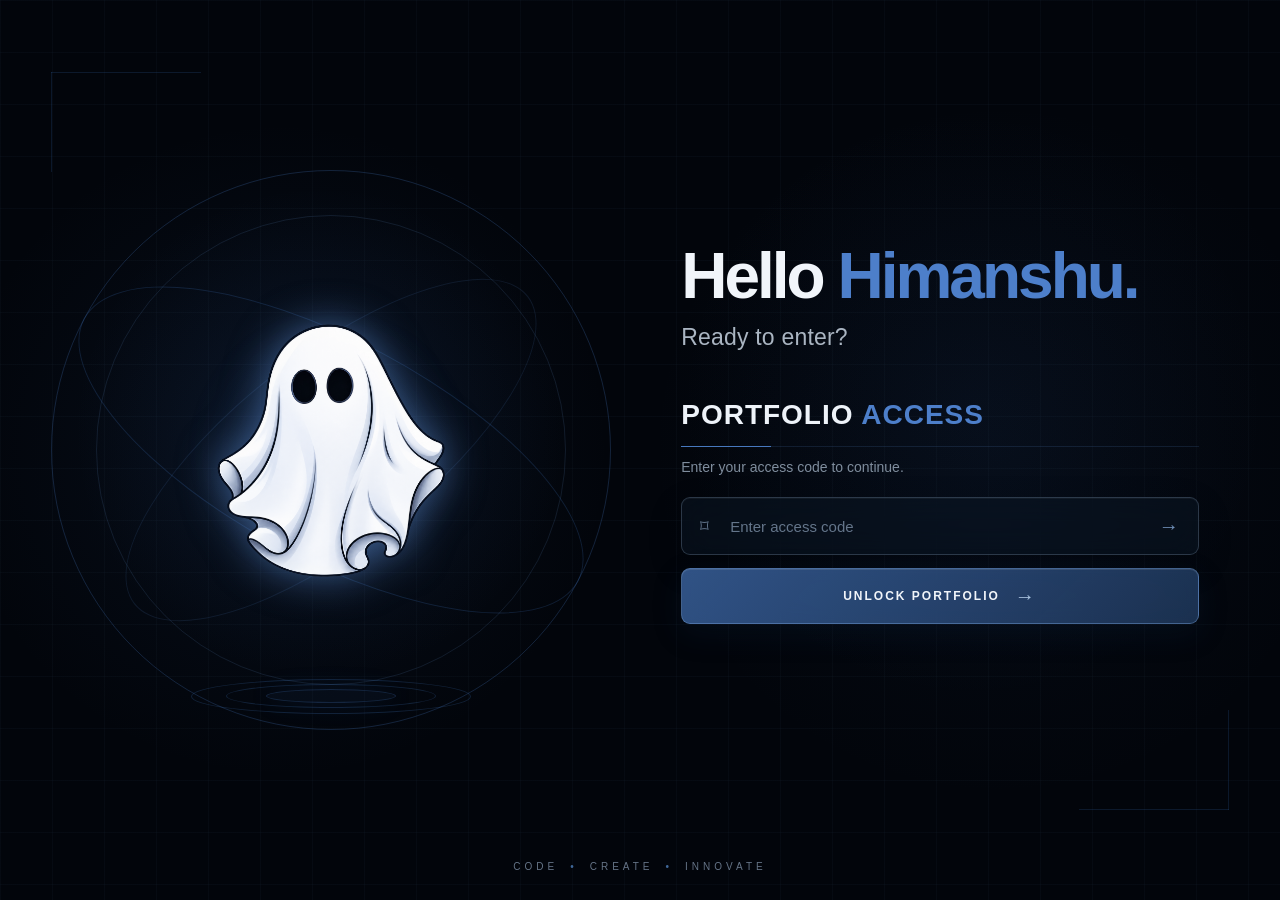
<file: index.html>
<!DOCTYPE html>
<html lang="en">
<head>
    <meta charset="UTF-8">
    <meta name="viewport" content="width=device-width, initial-scale=1.0">

    <title>Himanshu | Portfolio</title>

    <meta
        name="description"
        content="Himanshu's personal engineering portfolio."
    >

    <link rel="stylesheet" href="style.css">
</head>

<body>

    <!-- =====================================================
         ENTRY / SECURITY SCREEN
    ====================================================== -->

    <section id="entryScreen" class="entry-screen">

        <div class="entry-background" aria-hidden="true">
            <span class="circuit circuit-a"></span>
            <span class="circuit circuit-b"></span>
            <span class="circuit circuit-c"></span>
            <span class="circuit circuit-d"></span>
            <span class="grid-glow"></span>
            <span class="scan-line"></span>
        </div>

        <div class="entry-layout">

            <div class="entry-visual">
                <div class="heerix-stage" aria-label="Heerix">
                    <div class="heerix-aura"></div>
                    <div class="heerix-ring ring-one"></div>
                    <div class="heerix-ring ring-two"></div>
                    <div class="orbit orbit-one"></div>
                    <div class="orbit orbit-two"></div>

                    <div class="heerix-wrap">
                        <img
                            src="assets/heerix.png"
                            alt="Heerix"
                            class="entry-heerix"
                        >
                        <span class="eye-glow eye-glow-left" aria-hidden="true"></span>
                        <span class="eye-glow eye-glow-right" aria-hidden="true"></span>
                    </div>

                    <div class="hero-platform" aria-hidden="true">
                        <span></span>
                        <span></span>
                        <span></span>
                    </div>
                </div>
            </div>

            <div class="entry-content">
                <div class="heerix-introduction">
                    <h1>Hello <span>Himanshu.</span></h1>
                    <p>Ready to enter?</p>
                </div>

                <div class="access-area">
                    <div class="access-heading">
                        <h2>PORTFOLIO <em>ACCESS</em></h2>
                        <span class="heading-line"><i></i></span>
                        <p>Enter your access code to continue.</p>
                    </div>

                    <div class="glass-input-wrap">
                        <span class="glass-lock" aria-hidden="true">⌑</span>
                        <input
                            id="accessCode"
                            type="password"
                            inputmode="numeric"
                            autocomplete="off"
                            placeholder="Enter access code"
                            aria-label="Portfolio access code"
                        >
                        <span class="glass-arrow" aria-hidden="true">→</span>
                    </div>

                    <button id="unlockBtn" class="unlock-button" type="button">
                        <span>UNLOCK PORTFOLIO</span>
                        <b>→</b>
                    </button>

                    <div id="accessError" class="access-error" aria-live="polite"></div>
                </div>
            </div>
        </div>

        <div class="access-footer">
            <span>CODE</span>
            <i>•</i>
            <span>CREATE</span>
            <i>•</i>
            <span>INNOVATE</span>
        </div>
    </section>


<!-- =====================================================
         MAIN PORTFOLIO
    ====================================================== -->

    <div id="portfolio" class="portfolio hidden">


        <!-- =================================================
             NAVIGATION
        ================================================== -->

        <header class="navbar">

            <a href="#home" class="brand">

                <img
                    src="assets/heerix.png"
                    alt="Heerix"
                >

                <div>
                    <strong>HEERIX</strong>
                    <small>PORTFOLIO</small>
                </div>

            </a>


            <nav>

                <a
                    href="#home"
                    class="active"
                >
                    HOME
                </a>

                <a href="#about">
                    ABOUT
                </a>

                <a href="#education">
                    EDUCATION
                </a>

                <a href="#skills">
                    SKILLS
                </a>

                <a href="#projects">
                    PROJECTS
                </a>

                <a href="#certifications">
                    CERTIFICATIONS
                </a>

                <a href="#experience">
                    EXPERIENCE
                </a>

                <a href="#contact">
                    CONTACT
                </a>

            </nav>


            <a
                href="#contact"
                class="connect-button"
            >
                LET'S CONNECT
            </a>

        </header>



        <!-- =================================================
             HOME
        ================================================== -->

        <main>

            <section
                id="home"
                class="hero"
            >

                <div class="hero-background"></div>


                <!-- LEFT CONTENT -->

                <div class="hero-content">

                    <span class="hero-kicker">
                        HI, I'M
                    </span>

                    <h1>
                        HIMANSHU
                    </h1>

                    <h2>
                        Computer Science &amp;
                        Business Systems Student
                    </h2>

                    <p>
                        I'm an engineering student passionate
                        about building innovative solutions
                        through code, data and technology.
                        Exploring the intersection of software,
                        AI/ML and business to create impact.
                    </p>


                    <!-- MAIN HOME BUTTONS -->

                    <div class="home-cards">

                        <a
                            href="#about"
                            class="home-card"
                        >
                            <span class="card-number">
                                01
                            </span>

                            <span>
                                ABOUT ME
                            </span>

                            <b>
                                →
                            </b>
                        </a>


                        <a
                            href="#education"
                            class="home-card"
                        >
                            <span class="card-number">
                                02
                            </span>

                            <span>
                                EDUCATION
                            </span>

                            <b>
                                →
                            </b>
                        </a>


                        <a
                            href="#projects"
                            class="home-card"
                        >
                            <span class="card-number">
                                03
                            </span>

                            <span>
                                PROJECTS
                            </span>

                            <b>
                                →
                            </b>
                        </a>


                        <a
                            href="#certifications"
                            class="home-card"
                        >
                            <span class="card-number">
                                04
                            </span>

                            <span>
                                CERTIFICATIONS
                            </span>

                            <b>
                                →
                            </b>
                        </a>

                    </div>

                </div>



                <!-- RIGHT : PHOTO -->

                <div class="hero-visual">

                    <div class="tech-circle"></div>

                    <div class="tech-circle-small"></div>

                    <img
                        src="assets/profile.png"
                        alt="Himanshu"
                        class="profile-photo"
                    >

                </div>


                <!-- SCROLL -->

                <button
                    class="scroll-indicator"
                    onclick="scrollToSection('about')"
                >

                    <span>
                        SCROLL TO EXPLORE
                    </span>

                    <b>
                        ↓
                    </b>

                </button>

            </section>



            <!-- =================================================
                 PLACEHOLDER SECTIONS
                 We will design these later.
            ================================================== -->

            <section
                id="about"
                class="placeholder-section"
            >

                <span>01</span>

                <h2>
                    ABOUT ME
                </h2>

                <p>
                    This section will be designed next.
                </p>

            </section>



            <section
                id="education"
                class="placeholder-section"
            >

                <span>02</span>

                <h2>
                    EDUCATION
                </h2>

                <p>
                    This section will be designed later.
                </p>

            </section>



            <section
                id="skills"
                class="placeholder-section"
            >

                <span>03</span>

                <h2>
                    SKILLS
                </h2>

                <p>
                    This section will be designed later.
                </p>

            </section>



            <section
                id="projects"
                class="placeholder-section"
            >

                <span>04</span>

                <h2>
                    PROJECTS
                </h2>

                <p>
                    This section will be designed later.
                </p>

            </section>



            <section
                id="certifications"
                class="placeholder-section"
            >

                <span>05</span>

                <h2>
                    CERTIFICATIONS
                </h2>

                <p>
                    This section will be designed later.
                </p>

            </section>



            <section
                id="experience"
                class="placeholder-section"
            >

                <span>06</span>

                <h2>
                    EXPERIENCE
                </h2>

                <p>
                    This section will be designed later.
                </p>

            </section>



            <!-- =================================================
                 CONTACT
                 Appears only after scrolling down.
            ================================================== -->

            <section
                id="contact"
                class="contact-section"
            >

                <div class="contact-intro">

                    <span class="hero-kicker">
                        GET IN TOUCH
                    </span>

                    <h2>
                        CONTACT ME
                    </h2>

                    <p>
                        Have a question, want to work together,
                        or simply want to connect?
                        Send me your details and message.
                    </p>

                </div>


                <form
                    id="contactForm"
                    class="contact-form"
                >

                    <input
                        id="contactName"
                        type="text"
                        placeholder="Your Name"
                        required
                    >

                    <input
                        id="contactEmail"
                        type="email"
                        placeholder="Your Email"
                        required
                    >

                    <input
                        id="contactSubject"
                        type="text"
                        placeholder="Subject"
                        required
                    >

                    <textarea
                        id="contactMessage"
                        placeholder="Your Message"
                        required
                    ></textarea>

                    <button
                        type="submit"
                        class="send-button"
                    >
                        SEND DETAILS
                    </button>

                </form>

            </section>

        </main>



        <!-- =================================================
             FLOATING HEERIX
        ================================================== -->

        <button
            id="heerixButton"
            class="floating-heerix"
        >

            <img
                src="assets/heerix.png"
                alt="Heerix"
            >

            <div>

                <strong>
                    HEERIX
                </strong>

                <small>
                    Ask me anything
                </small>

            </div>

        </button>



        <!-- =================================================
             HEERIX CHAT
        ================================================== -->

        <div
            id="heerixChat"
            class="heerix-chat"
        >

            <div class="chat-header">

                <strong>
                    HEERIX
                </strong>

                <button id="closeChat">
                    ×
                </button>

            </div>

            <p>
                Hello Himanshu. Need help navigating,
                or are you here to test me?
            </p>

            <button class="ask-button">
                ASK HEERIX
            </button>

        </div>


    </div>


    <script src="script.js"></script>

</body>
</html>
</file>
<file: style.css>
/* =========================================================
   HEERIX PORTFOLIO
   MATTE BLACK • COBALT • COOL GREY
========================================================= */

* {
    margin: 0;
    padding: 0;
    box-sizing: border-box;
}

html {
    scroll-behavior: smooth;
}

body {
    margin: 0;
    background: #02050b;
    color: #eef3fa;
    font-family: "Segoe UI", Arial, sans-serif;
    overflow-x: hidden;
}

button,
input,
textarea {
    font: inherit;
}

button {
    cursor: pointer;
}

a {
    text-decoration: none;
    color: inherit;
}


/* =========================================================
   ENTRY SCREEN
========================================================= */

.entry-screen {
    position: fixed;
    inset: 0;
    z-index: 9999;

    width: 100%;
    min-height: 100vh;

    background:
        radial-gradient(
            circle at 22% 50%,
            rgba(48, 91, 155, 0.10),
            transparent 30%
        ),
        radial-gradient(
            circle at 78% 50%,
            rgba(48, 91, 155, 0.06),
            transparent 32%
        ),
        #02050b;

    overflow: hidden;
}


/* =========================================================
   BACKGROUND GRID
========================================================= */

.entry-background {
    position: absolute;
    inset: 0;
    z-index: 0;
    pointer-events: none;

    background:
        linear-gradient(
            rgba(91, 126, 170, 0.045) 1px,
            transparent 1px
        ),
        linear-gradient(
            90deg,
            rgba(91, 126, 170, 0.045) 1px,
            transparent 1px
        );

    background-size: 52px 52px;
}


/* subtle center glow */

.grid-glow {
    position: absolute;
    inset: 0;

    background:
        radial-gradient(
            circle at 25% 48%,
            rgba(50, 100, 175, 0.12),
            transparent 23%
        ),
        radial-gradient(
            circle at 76% 45%,
            rgba(50, 100, 175, 0.06),
            transparent 27%
        );
}


/* =========================================================
   CIRCUIT DECORATION
========================================================= */

.circuit {
    position: absolute;
    opacity: 0.22;
}

.circuit-a {
    top: 8%;
    left: 4%;
    width: 150px;
    height: 1px;
    background: #315f9f;
}

.circuit-b {
    top: 8%;
    left: 4%;
    width: 1px;
    height: 100px;
    background: #315f9f;
}

.circuit-c {
    right: 4%;
    bottom: 10%;
    width: 150px;
    height: 1px;
    background: #315f9f;
}

.circuit-d {
    right: 4%;
    bottom: 10%;
    width: 1px;
    height: 100px;
    background: #315f9f;
}

.scan-line {
    position: absolute;
    left: 0;
    right: 0;
    top: -5%;
    height: 1px;

    background:
        linear-gradient(
            90deg,
            transparent,
            rgba(70, 120, 190, 0.22),
            transparent
        );

    animation: scanLine 8s linear infinite;
}


/* =========================================================
   MAIN ENTRY LAYOUT
========================================================= */

.entry-layout {
    position: relative;
    z-index: 2;

    width: min(1400px, 92vw);
    min-height: 100vh;

    margin: 0 auto;

    display: grid;
    grid-template-columns: 0.95fr 1.05fr;

    align-items: center;
    gap: 70px;
}


/* =========================================================
   LEFT — HEERIX
========================================================= */

.entry-visual {
    display: flex;
    align-items: center;
    justify-content: center;

    min-height: 100vh;
}


/* =========================================================
   HEERIX STAGE
========================================================= */

.heerix-stage {
    position: relative;

    width: 560px;
    height: 560px;

    display: flex;
    align-items: center;
    justify-content: center;
}


/* =========================================================
   HEERIX AURA
========================================================= */

.heerix-aura {
    position: absolute;

    width: 270px;
    height: 270px;

    border-radius: 50%;

    background:
        radial-gradient(
            circle,
            rgba(63, 113, 185, 0.20),
            rgba(63, 113, 185, 0.04) 48%,
            transparent 72%
        );

    filter: blur(12px);

    animation: auraPulse 4s ease-in-out infinite;
}


/* =========================================================
   LARGE ORBIT RINGS
========================================================= */

.heerix-ring {
    position: absolute;

    border: 1px solid
        rgba(66, 112, 180, 0.28);

    border-radius: 50%;

    pointer-events: none;
}

.ring-one {
    width: 560px;
    height: 560px;

    animation:
        ringRotate 18s linear infinite;
}

.ring-two {
    width: 470px;
    height: 470px;

    border-color:
        rgba(92, 130, 185, 0.17);

    animation:
        ringRotateReverse 14s linear infinite;
}


/* =========================================================
   ORBITAL ELLIPSES
========================================================= */

.orbit {
    position: absolute;

    width: 560px;
    height: 220px;

    border:
        1px solid
        rgba(57, 105, 173, 0.25);

    border-radius: 50%;

    pointer-events: none;
}

.orbit-one {
    transform: rotate(28deg);

    animation:
        orbitSpin 16s linear infinite;
}

.orbit-two {
    width: 500px;
    height: 190px;

    transform: rotate(-38deg);

    border-color:
        rgba(76, 119, 180, 0.16);

    animation:
        orbitSpinReverse 20s linear infinite;
}


/* =========================================================
   HEERIX IMAGE
========================================================= */

.heerix-wrap {
    position: relative;

    z-index: 5;

    width: 392px;
    height: 392px;

    display: flex;
    align-items: center;
    justify-content: center;

    animation:
        heerixEntrance 1.3s
        cubic-bezier(.2,.8,.2,1)
        both,
        heerixFloat 4s
        ease-in-out
        1.4s infinite;
}


.entry-heerix {
    width: 392px;
    height: 392px;

    object-fit: contain;

    filter:
        drop-shadow(
            0 0 20px
            rgba(93, 142, 211, 0.60)
        );

    user-select: none;
}


/* =========================================================
   EYE FLICKER
========================================================= */

.eye-glow {
    position: absolute;

    width: 19px;
    height: 28px;

    border-radius: 50%;

    background:
        rgba(115, 165, 225, 0.65);

    filter: blur(8px);

    opacity: 0;

    pointer-events: none;

    animation:
        eyeFlicker 5s
        ease-in-out
        2s infinite;
}

.eye-glow-left {
    left: 91px;
    top: 87px;
}

.eye-glow-right {
    right: 91px;
    top: 87px;

    animation-delay: 2.08s;
}


/* =========================================================
   PLATFORM
========================================================= */

.hero-platform {
    position: absolute;

    bottom: 20px;

    width: 280px;
    height: 28px;

    display: flex;
    justify-content: center;
    align-items: center;
}

.hero-platform span {
    position: absolute;

    border:
        1px solid
        rgba(63, 112, 181, 0.25);

    border-radius: 50%;
}

.hero-platform span:nth-child(1) {
    width: 280px;
    height: 35px;
}

.hero-platform span:nth-child(2) {
    width: 210px;
    height: 24px;
}

.hero-platform span:nth-child(3) {
    width: 130px;
    height: 14px;

    background:
        rgba(53, 96, 155, 0.08);

    box-shadow:
        0 0 25px
        rgba(50, 100, 175, 0.15);
}


/* =========================================================
   RIGHT — CONTENT
========================================================= */

.entry-content {
    display: flex;

    flex-direction: column;

    justify-content: center;

    align-items: flex-start;

    min-height: 100vh;

    padding-right: 30px;
}


/* =========================================================
   GREETING
========================================================= */

.heerix-introduction {
    animation:
        contentReveal
        1s
        cubic-bezier(.2,.8,.2,1)
        0.45s
        both;
}

.heerix-introduction h1 {
    margin: 0;

    font-size:
        clamp(48px, 5vw, 78px);

    line-height: 1;

    font-weight: 700;

    letter-spacing: -3px;

    color: #f1f5fa;
}

.heerix-introduction h1 span {
    color: #4d7fca;
}

.heerix-introduction p {
    margin-top: 16px;

    color: #aab5c2;

    font-size: 23px;

    letter-spacing: 0.2px;
}


/* =========================================================
   ACCESS AREA
========================================================= */

.access-area {
    width: min(520px, 100%);

    margin-top: 48px;

    animation:
        contentReveal
        1s
        cubic-bezier(.2,.8,.2,1)
        0.55s
        both;
}


/* =========================================================
   ACCESS HEADING
========================================================= */

.access-heading h2 {
    margin: 0;

    color: #eef3f9;

    font-size: 28px;

    font-weight: 650;

    letter-spacing: 1px;
}

.access-heading h2 em {
    color: #4d7fca;

    font-style: normal;
}

.heading-line {
    display: block;

    width: 100%;

    height: 1px;

    margin:
        15px 0 12px;

    background:
        rgba(78, 124, 185, 0.18);

    overflow: hidden;
}

.heading-line i {
    display: block;

    width: 90px;

    height: 1px;

    background:
        #4778be;

    animation:
        lineGrow 1s ease
        1.2s both;
}

.access-heading p {
    margin-bottom: 22px;

    color: #7f8d9d;

    font-size: 14px;
}


/* =========================================================
   GLASS INPUT
========================================================= */

.glass-input-wrap {
    position: relative;

    width: 100%;

    height: 58px;

    display: flex;

    align-items: center;

    background:
        rgba(12, 23, 38, 0.48);

    border:
        1px solid
        rgba(139, 164, 195, 0.28);

    border-radius: 9px;

    backdrop-filter:
        blur(16px);

    -webkit-backdrop-filter:
        blur(16px);

    box-shadow:
        inset 0 1px 0
        rgba(255, 255, 255, 0.045),

        0 12px 35px
        rgba(0, 0, 0, 0.15);

    transition:
        border-color 0.3s ease,
        background 0.3s ease,
        box-shadow 0.3s ease;
}

.glass-input-wrap:focus-within {
    border-color:
        rgba(77, 127, 202, 0.72);

    background:
        rgba(16, 30, 48, 0.58);

    box-shadow:
        0 0 0 1px
        rgba(77, 127, 202, 0.08),

        0 0 30px
        rgba(48, 91, 155, 0.12);
}

.glass-lock {
    position: absolute;

    left: 18px;

    color: #65788f;

    font-size: 17px;

    pointer-events: none;
}

.glass-input-wrap input {
    width: 100%;
    height: 100%;

    padding:
        0 52px 0 48px;

    border: none;
    outline: none;

    background: transparent;

    color: #edf4fb;

    font-size: 15px;
}

.glass-input-wrap input::placeholder {
    color: #64758a;
}

.glass-arrow {
    position: absolute;

    right: 19px;

    color: #6f8fb8;

    font-size: 20px;

    pointer-events: none;
}


/* =========================================================
   GLASSY UNLOCK BUTTON
========================================================= */

.unlock-button {
    width: 100%;

    height: 56px;

    margin-top: 13px;

    display: flex;

    align-items: center;

    justify-content: center;

    gap: 15px;

    border:
        1px solid
        rgba(110, 150, 205, 0.48);

    border-radius: 9px;

    background:
        linear-gradient(
            135deg,
            rgba(65, 110, 177, 0.74),
            rgba(40, 72, 117, 0.64)
        );

    color: #f1f5fa;

    font-size: 12px;

    font-weight: 650;

    letter-spacing: 2px;

    backdrop-filter:
        blur(12px);

    -webkit-backdrop-filter:
        blur(12px);

    box-shadow:
        inset 0 1px 0
        rgba(255, 255, 255, 0.10),

        0 10px 30px
        rgba(18, 42, 75, 0.18);

    transition:
        transform 0.25s ease,
        background 0.25s ease,
        border-color 0.25s ease,
        box-shadow 0.25s ease;
}

.unlock-button b {
    font-size: 20px;

    font-weight: 400;

    color: #a9c2df;

    transition:
        transform 0.25s ease;
}

.unlock-button:hover {
    transform:
        translateY(-2px);

    border-color:
        rgba(137, 171, 215, 0.68);

    background:
        linear-gradient(
            135deg,
            rgba(73, 122, 195, 0.82),
            rgba(45, 81, 130, 0.72)
        );

    box-shadow:
        inset 0 1px 0
        rgba(255, 255, 255, 0.14),

        0 14px 35px
        rgba(31, 69, 116, 0.25);
}

.unlock-button:hover b {
    transform:
        translateX(5px);
}

.unlock-button:active {
    transform:
        translateY(0)
        scale(0.99);
}


/* =========================================================
   ERROR
========================================================= */

.access-error {
    min-height: 22px;

    margin-top: 10px;

    color: #df7078;

    font-size: 12px;
}


/* =========================================================
   FOOTER
========================================================= */

.access-footer {
    position: absolute;

    z-index: 4;

    left: 50%;

    bottom: 28px;

    transform:
        translateX(-50%);

    display: flex;

    align-items: center;

    gap: 12px;

    color: #657487;

    font-size: 10px;

    letter-spacing: 4px;

    white-space: nowrap;
}

.access-footer i {
    color: #3f6798;

    font-style: normal;
}


/* =========================================================
   HIDDEN
========================================================= */

.hidden {
    display: none !important;
}


/* =========================================================
   MAIN PORTFOLIO
========================================================= */

.portfolio {
    min-height: 100vh;

    background: #02050b;
}


/* =========================================================
   NAVBAR
========================================================= */

.navbar {
    position: fixed;

    z-index: 500;

    top: 16px;
    left: 1.3%;
    right: 1.3%;

    height: 70px;

    display: flex;

    align-items: center;

    gap: 25px;

    padding: 0 20px;

    background:
        rgba(3, 10, 19, 0.88);

    backdrop-filter:
        blur(18px);

    -webkit-backdrop-filter:
        blur(18px);

    border:
        1px solid
        rgba(63, 110, 176, 0.28);
}

.brand {
    min-width: 205px;

    display: flex;

    align-items: center;

    gap: 10px;
}

.brand img {
    width: 40px;
    height: 40px;

    object-fit: contain;

    filter:
        drop-shadow(
            0 0 8px
            rgba(60, 110, 180, 0.7)
        );
}

.brand strong {
    display: block;

    color: #5b88c5;

    letter-spacing: 1px;
}

.brand small {
    display: block;

    color: #718095;

    font-size: 8px;

    letter-spacing: 2px;
}

.navbar nav {
    flex: 1;

    display: flex;

    justify-content: center;

    gap: 24px;
}

.navbar nav a {
    position: relative;

    color: #d3dce7;

    font-size: 12px;

    padding: 27px 0;

    transition: 0.25s;
}

.navbar nav a:hover {
    color: #6c95cb;
}

.navbar nav a::after {
    content: "";

    position: absolute;

    left: 0;
    right: 0;
    bottom: 17px;

    height: 2px;

    background: #4778be;

    transform:
        scaleX(0);

    transition: 0.25s;
}

.navbar nav a:hover::after,
.navbar nav a.active::after {
    transform:
        scaleX(1);
}

.connect-button {
    padding:
        13px 20px;

    border:
        1px solid
        #416fa9;

    color:
        #7095c5;

    font-size: 12px;

    white-space: nowrap;

    transition: 0.25s;
}

.connect-button:hover {
    background:
        rgba(65, 111, 169, 0.10);
}


/* =========================================================
   HOME
========================================================= */

.hero {
    min-height: 100vh;

    position: relative;

    display: grid;

    grid-template-columns:
        1fr 1fr;

    align-items: center;

    padding:
        130px 6vw 70px;

    overflow: hidden;

    background:
        radial-gradient(
            circle at 72% 45%,
            rgba(49, 95, 168, 0.13),
            transparent 35%
        );
}

.hero-background {
    position: absolute;

    inset: 0;

    background-image:
        radial-gradient(
            circle,
            rgba(110, 140, 180, 0.5) 1px,
            transparent 1.5px
        );

    background-size:
        75px 75px;

    opacity: 0.09;

    animation:
        backgroundMove
        18s linear infinite;
}

.hero-content {
    position: relative;

    z-index: 3;

    max-width: 650px;
}

.hero-kicker {
    color: #5d82b7;

    font-size: 14px;

    letter-spacing: 3px;
}

.hero-content h1 {
    font-size:
        clamp(65px, 8vw, 115px);

    line-height: 0.95;

    margin: 20px 0;

    letter-spacing: -4px;

    background:
        linear-gradient(
            180deg,
            #ffffff,
            #b7c0cb
        );

    -webkit-background-clip:
        text;

    color: transparent;
}

.hero-content h2 {
    color: #527bb3;

    font-size: 23px;

    font-weight: 500;

    line-height: 1.4;
}

.hero-content p {
    color: #aeb8c4;

    font-size: 17px;

    line-height: 1.8;

    max-width: 600px;

    margin:
        28px 0 35px;
}


/* =========================================================
   HOME CARDS
========================================================= */

.home-cards {
    display: grid;

    grid-template-columns:
        repeat(2, 210px);

    gap: 14px;
}

.home-card {
    position: relative;

    min-height: 95px;

    display: flex;

    flex-direction: column;

    justify-content: center;

    padding: 16px;

    border:
        1px solid
        rgba(71, 120, 190, 0.30);

    background:
        rgba(9, 15, 23, 0.75);

    transition:
        transform 0.3s,
        border-color 0.3s,
        background 0.3s;
}

.home-card:hover {
    transform:
        translateY(-5px);

    border-color:
        #4778be;

    background:
        rgba(20, 31, 46, 0.8);
}

.home-card span:nth-child(2) {
    margin-top: 10px;

    font-size: 13px;

    letter-spacing: 1px;
}

.card-number {
    color: #587dad;

    font-size: 10px;

    letter-spacing: 2px;
}

.home-card b {
    position: absolute;

    right: 16px;
    bottom: 14px;

    color: #6489bc;

    font-size: 18px;
}


/* =========================================================
   HOME PHOTO
========================================================= */

.hero-visual {
    position: relative;

    height: 700px;

    display: grid;

    place-items: center;

    z-index: 2;
}

.profile-photo {
    position: relative;

    z-index: 3;

    width:
        min(78%, 570px);

    height: 650px;

    object-fit: cover;

    object-position:
        center top;

    border-radius: 5px;

    filter:
        saturate(0.78)
        contrast(1.08);

    mask-image:
        linear-gradient(
            to bottom,
            #000 76%,
            transparent 100%
        );
}

.tech-circle {
    position: absolute;

    width: 550px;
    height: 550px;

    border-radius: 50%;

    border:
        1px solid
        #315fa8;

    box-shadow:
        0 0 55px
        rgba(49, 95, 168, 0.25),

        inset 0 0 45px
        rgba(49, 95, 168, 0.08);

    animation:
        rotateRing
        20s linear infinite;
}

.tech-circle-small {
    position: absolute;

    width: 430px;
    height: 430px;

    border-radius: 50%;

    border:
        1px solid
        rgba(100, 135, 180, 0.25);

    animation:
        rotateRingReverse
        15s linear infinite;
}


/* =========================================================
   SCROLL
========================================================= */

.scroll-indicator {
    position: absolute;

    z-index: 5;

    bottom: 16px;

    left: 50%;

    transform:
        translateX(-50%);

    background: none;

    border: none;

    color: #6485ae;

    letter-spacing: 2px;

    font-size: 10px;
}

.scroll-indicator b {
    display: block;

    font-size: 22px;

    margin-top: 4px;

    animation:
        arrowMove
        1.5s infinite;
}


/* =========================================================
   PLACEHOLDER SECTIONS
========================================================= */

.placeholder-section {
    min-height: 100vh;

    display: grid;

    place-items: center;

    align-content: center;

    text-align: center;

    border-top:
        1px solid
        rgba(71, 120, 190, 0.15);

    background:
        linear-gradient(
            180deg,
            #02050b,
            #030a13
        );
}

.placeholder-section span {
    color: #5579a8;

    letter-spacing: 3px;
}

.placeholder-section h2 {
    font-size: 55px;

    margin: 12px 0;
}

.placeholder-section p {
    color: #7f8995;
}


/* =========================================================
   CONTACT
========================================================= */

.contact-section {
    min-height: 75vh;

    display: grid;

    grid-template-columns:
        0.8fr 1.2fr;

    gap: 70px;

    align-items: center;

    padding:
        110px 7vw;

    border-top:
        1px solid
        rgba(71, 120, 190, 0.25);
}

.contact-intro h2 {
    font-size: 55px;

    margin:
        12px 0 18px;
}

.contact-intro p {
    color: #9eabb8;

    line-height: 1.8;

    max-width: 450px;
}

.contact-form {
    display: grid;

    grid-template-columns:
        1fr 1fr;

    gap: 15px;
}

.contact-form input,
.contact-form textarea {
    width: 100%;

    padding: 17px;

    background: #030a13;

    border:
        1px solid
        #294866;

    color: white;

    outline: none;
}

.contact-form textarea {
    grid-column: 2;

    grid-row: 1 / 3;

    min-height: 150px;

    resize: vertical;
}

.send-button {
    grid-column: 1;

    padding: 16px;

    border:
        1px solid
        #4778be;

    background:
        linear-gradient(
            180deg,
            #315f9f,
            #234875
        );

    color: white;

    letter-spacing: 1px;
}


/* =========================================================
   FLOATING HEERIX
========================================================= */

.floating-heerix {
    position: fixed;

    z-index: 700;

    right: 25px;
    bottom: 25px;

    display: flex;

    align-items: center;

    gap: 10px;

    padding:
        9px 15px;

    border:
        1px solid
        #4778be;

    background:
        rgba(3, 11, 22, 0.94);

    color: white;

    box-shadow:
        0 0 25px
        rgba(49, 95, 168, 0.2);
}

.floating-heerix img {
    width: 48px;
    height: 48px;

    object-fit: contain;

    animation:
        heerixFloat
        3s ease-in-out infinite;
}

.floating-heerix strong,
.floating-heerix small {
    display: block;

    text-align: left;
}

.floating-heerix strong {
    color: #6b91c4;
}

.floating-heerix small {
    color: #a8b3bf;

    margin-top: 3px;
}


/* =========================================================
   HEERIX CHAT
========================================================= */

.heerix-chat {
    position: fixed;

    z-index: 800;

    right: 25px;
    bottom: 105px;

    width: 310px;

    padding: 20px;

    background:
        rgba(3, 11, 22, 0.97);

    border:
        1px solid
        #4778be;

    box-shadow:
        0 0 30px
        rgba(49, 95, 168, 0.2);

    display: none;
}

.heerix-chat.open {
    display: block;

    animation:
        chatAppear
        0.25s ease;
}

.chat-header {
    display: flex;

    justify-content: space-between;

    color: #6c90c0;
}

.chat-header button {
    border: none;

    background: none;

    color: white;

    font-size: 24px;
}

.heerix-chat p {
    color: #c8d0d9;

    line-height: 1.6;

    margin: 18px 0;
}

.ask-button {
    width: 100%;

    padding: 12px;

    border:
        1px solid
        #4778be;

    background:
        #263f64;

    color: white;
}


/* =========================================================
   ANIMATIONS
========================================================= */

@keyframes heerixEntrance {

    from {
        opacity: 0;
        transform:
            scale(0.72)
            translateY(25px);
    }

    to {
        opacity: 1;
        transform:
            scale(1)
            translateY(0);
    }
}

@keyframes heerixFloat {

    0%,
    100% {
        transform:
            translateY(0);
    }

    50% {
        transform:
            translateY(-13px);
    }
}

@keyframes auraPulse {

    0%,
    100% {
        opacity: 0.55;
        transform: scale(0.95);
    }

    50% {
        opacity: 0.9;
        transform: scale(1.08);
    }
}

@keyframes ringRotate {

    from {
        transform: rotate(0deg);
    }

    to {
        transform: rotate(360deg);
    }
}

@keyframes ringRotateReverse {

    from {
        transform: rotate(360deg);
    }

    to {
        transform: rotate(0deg);
    }
}

@keyframes orbitSpin {

    from {
        transform:
            rotate(28deg)
            rotate(0deg);
    }

    to {
        transform:
            rotate(28deg)
            rotate(360deg);
    }
}

@keyframes orbitSpinReverse {

    from {
        transform:
            rotate(-38deg)
            rotate(360deg);
    }

    to {
        transform:
            rotate(-38deg)
            rotate(0deg);
    }
}

@keyframes eyeFlicker {

    0%,
    43%,
    47%,
    100% {
        opacity: 0;
    }

    44%,
    45%,
    46% {
        opacity: 0.8;
    }
}

@keyframes contentReveal {

    from {
        opacity: 0;

        transform:
            translateX(35px);
    }

    to {
        opacity: 1;

        transform:
            translateX(0);
    }
}

@keyframes lineGrow {

    from {
        width: 0;
    }

    to {
        width: 90px;
    }
}

@keyframes scanLine {

    from {
        transform:
            translateY(-10vh);
    }

    to {
        transform:
            translateY(110vh);
    }
}

@keyframes backgroundMove {

    from {
        background-position: 0 0;
    }

    to {
        background-position:
            150px 100px;
    }
}

@keyframes rotateRing {

    from {
        transform:
            rotate(0deg);
    }

    to {
        transform:
            rotate(360deg);
    }
}

@keyframes rotateRingReverse {

    from {
        transform:
            rotate(360deg);
    }

    to {
        transform:
            rotate(0deg);
    }
}

@keyframes arrowMove {

    50% {
        transform:
            translateY(6px);
    }
}

@keyframes chatAppear {

    from {
        opacity: 0;

        transform:
            translateY(15px);
    }

    to {
        opacity: 1;

        transform:
            translateY(0);
    }
}


/* =========================================================
   TABLET
========================================================= */

@media (max-width: 1000px) {

    .entry-layout {
        width: 94vw;

        gap: 30px;
    }

    .heerix-stage {
        transform: scale(0.88);
    }

    .heerix-introduction h1 {
        font-size: 48px;
    }

    .access-area {
        margin-top: 35px;
    }

    .navbar nav {
        gap: 13px;
    }

    .navbar nav a {
        font-size: 10px;
    }

    .brand {
        min-width: 170px;
    }
}


/* =========================================================
   MOBILE
========================================================= */

@media (max-width: 760px) {

    .entry-screen {
        overflow-y: auto;
    }

    .entry-layout {
        width: 100%;
        min-height: 100vh;

        display: flex;

        flex-direction: column;

        justify-content: center;

        gap: 0;

        padding:
            35px 24px 85px;
    }

    .entry-visual {
        min-height: auto;

        height: 42vh;

        max-height: 420px;
    }

    .heerix-stage {
        transform: scale(0.72);
    }

    .entry-content {
        min-height: auto;

        width: 100%;

        padding: 0;

        align-items: center;

        text-align: center;
    }

    .heerix-introduction h1 {
        font-size: 43px;

        letter-spacing: -2px;
    }

    .heerix-introduction p {
        font-size: 18px;
    }

    .access-area {
        width: min(500px, 100%);

        margin-top: 30px;

        text-align: left;
    }

    .access-heading h2 {
        font-size: 24px;
    }

    .access-footer {
        bottom: 18px;

        font-size: 8px;

        letter-spacing: 3px;
    }

    .navbar {
        top: 0;

        left: 0;
        right: 0;

        height: 65px;
    }

    .navbar nav,
    .connect-button {
        display: none;
    }

    .hero {
        grid-template-columns: 1fr;

        padding:
            105px 25px 70px;
    }

    .hero-visual {
        order: -1;

        height: 430px;
    }

    .profile-photo {
        width: 82%;

        height: 410px;
    }

    .tech-circle {
        width: 350px;
        height: 350px;
    }

    .tech-circle-small {
        width: 290px;
        height: 290px;
    }

    .hero-content h1 {
        font-size: 60px;
    }

    .hero-content h2 {
        font-size: 19px;
    }

    .hero-content p {
        font-size: 15px;
    }

    .home-cards {
        grid-template-columns:
            1fr 1fr;
    }

    .contact-section {
        grid-template-columns: 1fr;

        padding:
            90px 25px;
    }

    .contact-form {
        grid-template-columns: 1fr;
    }

    .contact-form textarea {
        grid-column: auto;

        grid-row: auto;
    }

    .send-button {
        grid-column: auto;
    }
}


/* =========================================================
   SMALL PHONE
========================================================= */

@media (max-width: 500px) {

    .entry-layout {
        padding:
            25px 18px 70px;
    }

    .entry-visual {
        height: 38vh;
    }

    .heerix-stage {
        transform: scale(0.60);
    }

    .heerix-introduction h1 {
        font-size: 36px;
    }

    .heerix-introduction p {
        font-size: 16px;
    }

    .access-area {
        margin-top: 24px;
    }

    .access-heading h2 {
        font-size: 21px;
    }

    .glass-input-wrap {
        height: 54px;
    }

    .unlock-button {
        height: 53px;
    }

    .access-footer {
        gap: 7px;

        letter-spacing: 2px;
    }

    .home-cards {
        grid-template-columns: 1fr;
    }

    .hero-content h1 {
        font-size: 53px;
    }

    .floating-heerix {
        right: 14px;
        bottom: 14px;
    }

    .heerix-chat {
        right: 14px;

        width:
            calc(100% - 28px);
    }
}

/* =========================================================
   HEERIX → HOME — FINAL CINEMATIC TRANSITION
   Single transition block — no duplicate rules
========================================================= */

/* 1. Fade the access panel and background smoothly */
.entry-screen.unlocking .entry-content {
    opacity: 0;
    transform: translateX(25px);

    transition:
        opacity 0.35s ease,
        transform 0.45s ease;
}

.entry-screen.unlocking .access-footer {
    opacity: 0;
    pointer-events: none;
    transition: opacity 1s ease;
}

.entry-screen.unlocking .entry-background {
    opacity: 0.10;
    transition: opacity 1.5s ease;
}


/* 2. Put the Heerix visual above the lock screen */



/* 3. Keep the stage centered after the movement */
.entry-screen.unlocking .heerix-stage {
    position: fixed !important;

    margin: 0 !important;

    z-index: 9999;

    left: auto;
    top: auto;

    transition:
        left 2.5s cubic-bezier(.22,.75,.18,1),
        top 2.5s cubic-bezier(.22,.75,.18,1),
        transform 2.5s cubic-bezier(.22,.75,.18,1);
}


/* Heerix visual moves smoothly toward the exact screen center */






/* 5. Orbit rings accelerate during the movement */
.entry-screen.unlocking .ring-one,
.entry-screen.unlocking .orbit-one {
    animation:
        orbitUnlockForward
        2.5s
        cubic-bezier(.2,.8,.2,1)
        forwards;
}

.entry-screen.unlocking .ring-two,
.entry-screen.unlocking .orbit-two {
    animation:
        orbitUnlockReverse
        2.5s
        cubic-bezier(.2,.8,.2,1)
        forwards;
}


@keyframes orbitUnlockForward {

    0% {
        transform: rotate(0deg) scale(1);
    }

    30% {
        transform: rotate(35deg) scale(1.01);
    }

    65% {
        transform: rotate(210deg) scale(1.04);
    }

    100% {
        transform: rotate(540deg) scale(1.08);
    }
}


@keyframes orbitUnlockReverse {

    0% {
        transform: rotate(360deg) scale(1);
    }

    30% {
        transform: rotate(300deg) scale(1.01);
    }

    65% {
        transform: rotate(70deg) scale(1.04);
    }

    100% {
        transform: rotate(-180deg) scale(1.08);
    }
}


/* 6. Lock screen fades only after Heerix reaches center */
.entry-screen.unlocking {
    animation:
        lockScreenFade
        2.8s
        ease
        forwards;

    pointer-events: none;
}


@keyframes lockScreenFade {

    0% {
        opacity: 1;
    }

    78% {
        opacity: 1;
    }

    100% {
        opacity: 0;
        visibility: hidden;
    }
}


/* 7. Home/portfolio appears softly behind the transition */
.portfolio-enter {
    animation:
        portfolioReveal
        1.15s
        cubic-bezier(.2,.8,.2,1)
        both;
}


@keyframes portfolioReveal {

    0% {
        opacity: 0;
        transform: scale(1.025);
        filter: blur(8px);
    }

    45% {
        opacity: 0.5;
        filter: blur(3px);
    }

    100% {
        opacity: 1;
        transform: scale(1);
        filter: blur(0);
    }
}

@keyframes heerixStageFocus {
    0% {
        transform: scale(0.90);
        opacity: 1;
    }

    50% {
        transform: scale(0.95);
        opacity: 1;
    }

    100% {
        transform: scale(1);
        opacity: 1;
    }
}
/* =========================================================
   RESPONSIVE TRANSITION
========================================================= */



@media (max-width: 760px) {

    .entry-screen.unlocking .entry-visual {
        width: 100vw;
        height: 100vh;
    }

    .entry-screen.unlocking .heerix-stage {
        transform: none;
    }

 

    @keyframes heerixStageFocus {

        0% {
            transform: scale(0.68);
            opacity: 1;
        }

        50% {
            transform: scale(0.70);
            opacity: 1;
        }

        100% {
            transform: scale(0.78);
            opacity: 1;
        }
    }
}


@media (max-width: 500px) {

    .entry-screen.unlocking .heerix-stage {
        transform: scale(none);
    }

    @keyframes heerixStageFocus {

        0% {
            transform: scale(0.57);
            opacity: 1;
        }

        50% {
            transform: scale(0.59);
            opacity: 1;
        }

        100% {
            transform: scale(0.66);
            opacity: 1;
        }
    }
}
</file>
